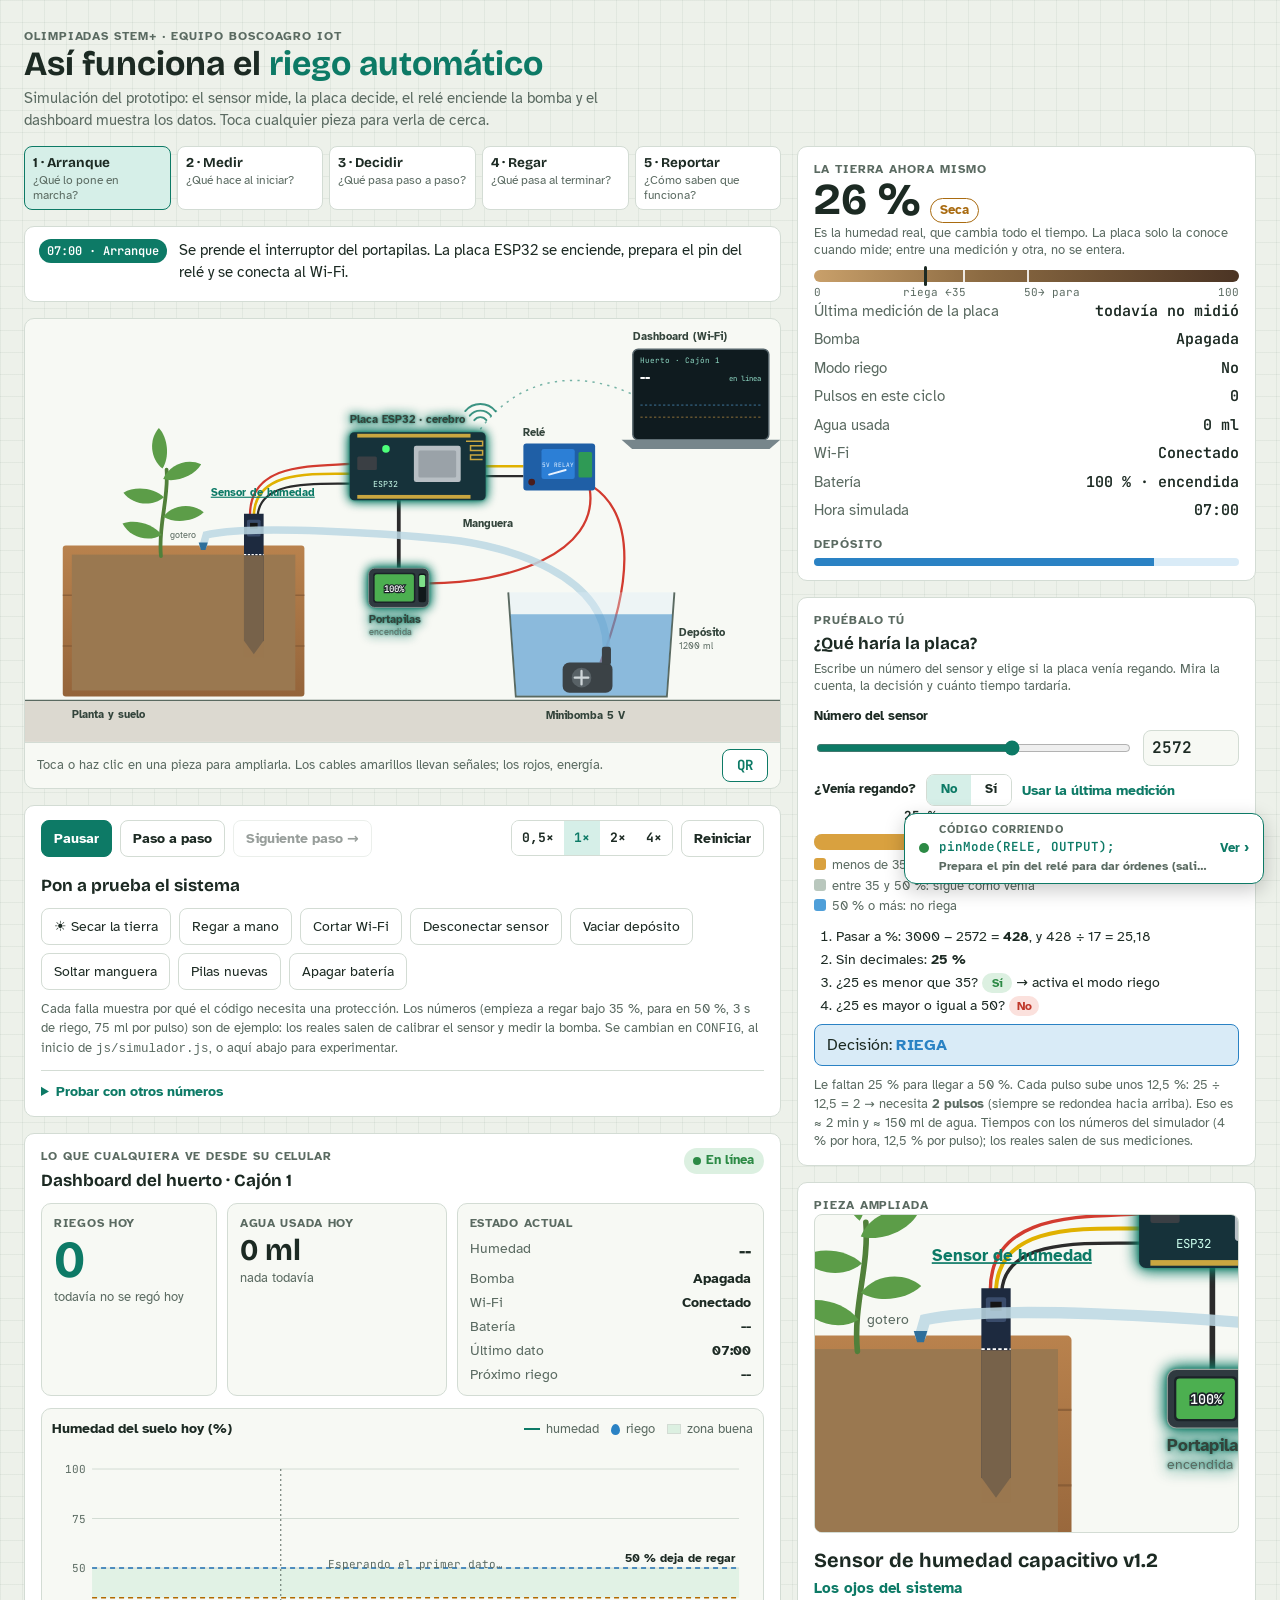
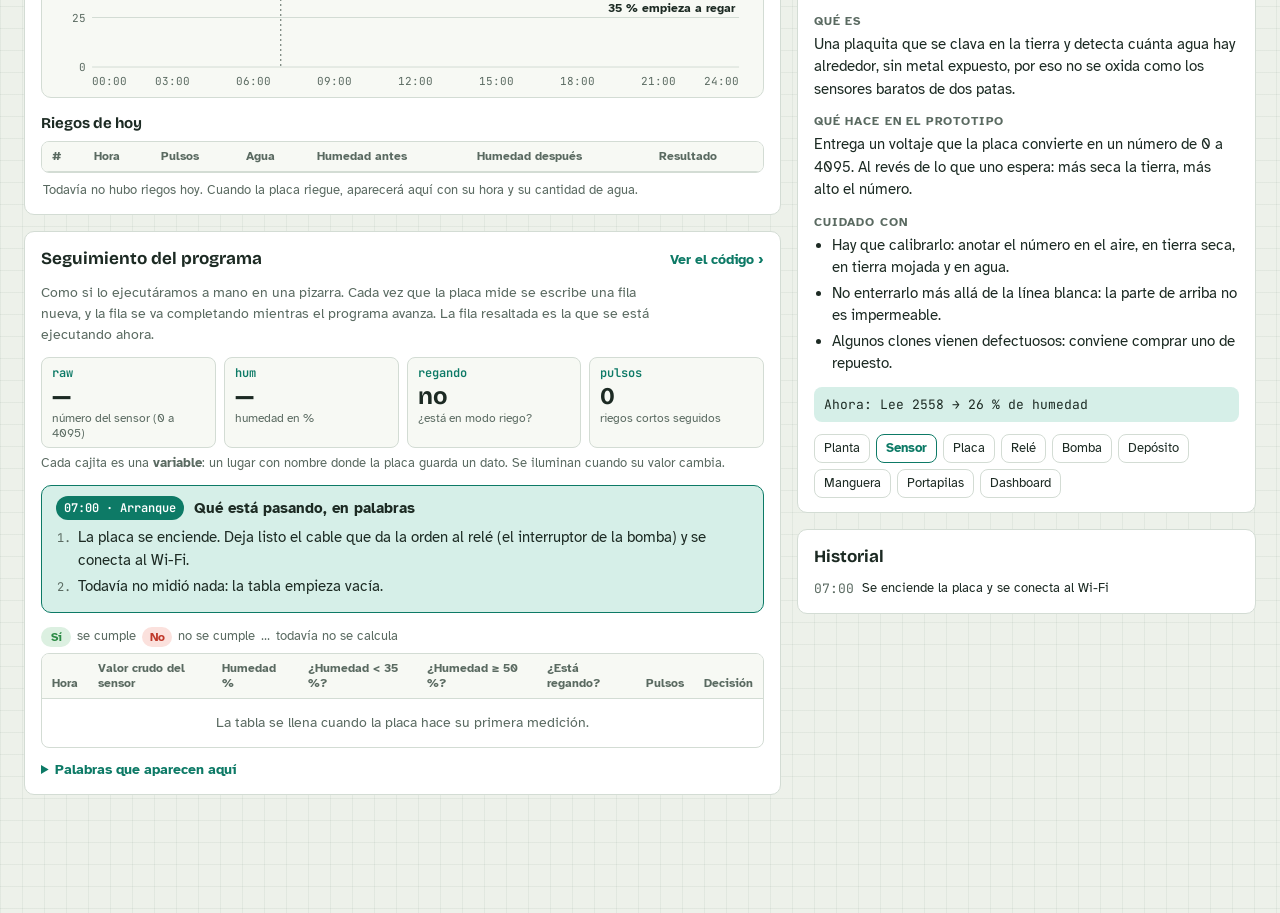
<file: index.html>
<!doctype html>
<html lang="es">
<head>
  <meta charset="utf-8">
  <meta name="viewport" content="width=device-width, initial-scale=1, viewport-fit=cover">
  <title>Simulador BoscoAgro IoT</title>
  <meta name="description" content="Simulación animada e interactiva del prototipo de riego automático del equipo BoscoAgro IoT (Olimpiadas STEM+ Bolivia 2026).">
  <link rel="icon" href="data:image/svg+xml,%3Csvg xmlns='http://www.w3.org/2000/svg' viewBox='0 0 32 32'%3E%3Cpath d='M16 28V14' stroke='%233f9a4a' stroke-width='3'/%3E%3Cpath d='M16 16C8 16 5 10 5 5c7 0 11 4 11 11zM16 13c0-6 4-9 11-9 0 6-4 9-11 9z' fill='%233f9a4a'/%3E%3C/svg%3E">
  <link rel="preconnect" href="https://fonts.googleapis.com">
  <link rel="preconnect" href="https://fonts.gstatic.com" crossorigin>
  <link rel="stylesheet" href="https://fonts.googleapis.com/css2?family=Bricolage+Grotesque:opsz,wght@12..96,500;12..96,700&family=Atkinson+Hyperlegible:wght@400;700&family=JetBrains+Mono:wght@400;600&display=swap">
  <link rel="stylesheet" href="css/estilos.css">
</head>
<body>
<div class="wrap">
  <header>
    <div>
      <div class="eyebrow">Olimpiadas STEM+ · Equipo BoscoAgro IoT</div>
      <h1>Así funciona el <span>riego automático</span></h1>
      <p class="sub">Simulación del prototipo: el sensor mide, la placa decide, el relé enciende la bomba y el dashboard muestra los datos. Toca cualquier pieza para verla de cerca.</p>
    </div>
  </header>
  <p class="custom-banner" id="customBanner" hidden></p>

  <div class="grid">
    <div class="col">
      <div class="steps" id="steps">
        <div class="step" data-s="1"><b>1 · Arranque</b><small>¿Qué lo pone en marcha?</small></div>
        <div class="step" data-s="2"><b>2 · Medir</b><small>¿Qué hace al iniciar?</small></div>
        <div class="step" data-s="3"><b>3 · Decidir</b><small>¿Qué pasa paso a paso?</small></div>
        <div class="step" data-s="4"><b>4 · Regar</b><small>¿Qué pasa al terminar?</small></div>
        <div class="step" data-s="5"><b>5 · Reportar</b><small>¿Cómo saben que funciona?</small></div>
      </div>

      <div class="narr" id="narr" aria-live="polite">
        <span class="chip" id="narrChip">07:00</span>
        <p id="narrText">Se enchufa la fuente de 5 V. La placa ESP32 se enciende, prepara el pin del relé y se conecta al Wi-Fi.</p>
      </div>

      <div class="scene-box">
        <svg id="scene" viewBox="0 0 1000 560" role="img" aria-label="Esquema animado del sistema de riego">
          <defs>
            <clipPath id="tankClip"><path d="M641 364 L651 499 L849 499 L859 364 Z"/></clipPath>
            <linearGradient id="wood" x1="0" x2="0" y1="0" y2="1"><stop offset="0" stop-color="#b9824d"/><stop offset="1" stop-color="#94643a"/></linearGradient>
          </defs>
          <g id="art">
            <!-- mesa -->
            <rect x="0" y="505" width="1000" height="55" fill="#8a7a66" opacity=".25"/>
            <line x1="0" y1="505" x2="1000" y2="505" stroke="var(--muted)" stroke-width="1.5"/>
            <ellipse id="puddle" cx="600" cy="507" rx="0" ry="5" fill="var(--water)" opacity=".45"/>

            <!-- cables (detrás) -->
            <path id="w-data" d="M303 262 C 303 200, 380 205, 430 205" fill="none" stroke="#e0b100" stroke-width="3.5"/>
            <path d="M298 262 C 296 190, 380 195, 430 192" fill="none" stroke="#d23b2f" stroke-width="3"/>
            <path d="M308 262 C 310 214, 380 218, 430 218" fill="none" stroke="var(--wire-gnd)" stroke-width="3"/>
            <path id="w-ctrl" d="M610 195 L 660 195" fill="none" stroke="#e0b100" stroke-width="3.5"/>
            <path d="M610 208 L 660 208" fill="none" stroke="var(--wire-gnd)" stroke-width="3"/>
            <path d="M495 330 L495 240" fill="none" stroke="var(--wire-gnd)" stroke-width="5"/>
            <path id="w-pow" d="M535 350 C 640 350, 760 310, 748 226" fill="none" stroke="#d23b2f" stroke-width="3"/>
            <path id="w-pump" d="M752 222 C 812 262, 800 360, 762 455" fill="none" stroke="#d23b2f" stroke-width="3"/>
            <path id="w-net" d="M603 146 C 660 70, 740 70, 805 100" fill="none" stroke="var(--accent)" stroke-width="2" stroke-dasharray="3 7" opacity=".55"/>

            <!-- PLANTA Y SUELO -->
            <g class="comp" id="c-planta" data-id="planta" tabindex="0" role="button" aria-label="Planta y suelo">
              <rect x="50" y="300" width="320" height="200" rx="4" fill="url(#wood)"/>
              <g stroke="#7a5230" stroke-width="2" opacity=".6"><line x1="50" y1="366" x2="370" y2="366"/><line x1="50" y1="433" x2="370" y2="433"/></g>
              <rect id="soil" x="62" y="312" width="296" height="180" fill="#8b6a42"/>
              <ellipse id="wet" cx="236" cy="320" rx="46" ry="9" fill="#2a1a10" opacity="0"/>
              <path id="stem" d="M180 314 C 176 272, 188 240, 182 196" fill="none" stroke="#3d7d3a" stroke-width="5" stroke-linecap="round"/>
              <g id="leaves"></g>
              <text class="label" x="62" y="528">Planta y suelo</text>
            </g>

            <!-- SENSOR -->
            <g class="comp" id="c-sensor" data-id="sensor" tabindex="0" role="button" aria-label="Sensor de humedad">
              <path d="M290 258 h26 v168 l-13 18 l-13 -18 Z" fill="#1d2a3f"/>
              <rect x="294" y="266" width="18" height="22" rx="2" fill="#3a4c6b"/>
              <rect x="298" y="270" width="10" height="8" fill="#151515"/>
              <line x1="290" y1="312" x2="316" y2="312" stroke="#fff" stroke-width="1.5" stroke-dasharray="3 2"/>
              <rect x="290" y="313" width="26" height="135" fill="#8b6a42" opacity=".72" id="sensorCover"/>
              <text class="label" x="246" y="234">Sensor de humedad</text>
            </g>

            <!-- PLACA ESP32 -->
            <g class="comp" id="c-placa" data-id="placa" tabindex="0" role="button" aria-label="Placa ESP32">
              <rect x="430" y="150" width="180" height="90" rx="6" fill="#16323a"/>
              <g fill="#c9a640">
                <rect x="440" y="152" width="150" height="5"/><rect x="440" y="233" width="150" height="5"/>
              </g>
              <rect x="515" y="168" width="62" height="48" rx="3" fill="#b8bfc4"/>
              <rect x="521" y="174" width="50" height="36" rx="2" fill="#9aa2a8"/>
              <path d="M584 162 h22 v6 h-16 v6 h16 v6 h-16 v6 h16" fill="none" stroke="#c9a640" stroke-width="2"/>
              <rect x="440" y="182" width="26" height="18" rx="2" fill="#3a3f44"/>
              <circle id="led-board" cx="478" cy="172" r="5" fill="#2b4b30"/>
              <text x="478" y="222" font-family="JetBrains Mono, monospace" font-size="11" fill="#cfe" text-anchor="middle">ESP32</text>
              <text class="label" x="430" y="138">Placa ESP32 · cerebro</text>
            </g>

            <!-- WIFI -->
            <g id="wifi" transform="translate(603 140)">
              <g id="wifi-waves" fill="none" stroke="var(--accent)" stroke-width="2.5" stroke-linecap="round">
                <path d="M-8 -6 A 10 10 0 0 1 8 -6"/><path d="M-14 -12 A 18 18 0 0 1 14 -12"/><path d="M-20 -18 A 26 26 0 0 1 20 -18"/>
              </g>
              <g id="wifi-x" stroke="var(--alert)" stroke-width="3.5" stroke-linecap="round" opacity="0"><line x1="-12" y1="-24" x2="12" y2="0"/><line x1="12" y1="-24" x2="-12" y2="0"/></g>
            </g>

            <!-- RELÉ -->
            <g class="comp" id="c-rele" data-id="rele" tabindex="0" role="button" aria-label="Módulo relé">
              <rect x="660" y="165" width="95" height="62" rx="4" fill="#1f5fa6"/>
              <rect x="684" y="172" width="44" height="40" rx="3" fill="#2c7fd6"/>
              <text x="706" y="196" font-family="JetBrains Mono, monospace" font-size="8" fill="#e8f2ff" text-anchor="middle">5V RELAY</text>
              <line id="rele-lever" x1="694" y1="206" x2="716" y2="200" stroke="#e8f2ff" stroke-width="2.5" stroke-linecap="round"/>
              <rect x="733" y="176" width="18" height="34" rx="2" fill="#2f9a55"/>
              <circle id="led-rele" cx="671" cy="216" r="4.5" fill="#4a1d1d"/>
              <text class="label" x="660" y="155">Relé</text>
            </g>

            <!-- BATERÍA CON INTERRUPTOR -->
            <g class="comp" id="c-fuente" data-id="fuente" tabindex="0" role="button" aria-label="Portapilas (batería) con interruptor">
              <rect x="455" y="330" width="80" height="52" rx="8" fill="#2f3a40" stroke="#9aa39e"/>
              <rect x="461" y="336" width="56" height="40" rx="4" fill="#1b2328"/>
              <rect id="bat-fill" x="463" y="338" width="38" height="36" rx="3" fill="#4caf50"/>
              <text id="batLbl" x="489" y="361" font-family="JetBrains Mono, monospace" font-size="12" font-weight="600" fill="#fff" text-anchor="middle" paint-order="stroke" stroke="#1b2328" stroke-width="3">70%</text>
              <rect x="521" y="337" width="10" height="38" rx="3" fill="#11181b"/>
              <rect id="bat-sw" x="522" y="339" width="8" height="16" rx="2" fill="#7ee08a"/>
              <text class="label" x="455" y="402">Portapilas</text>
              <text class="label-s" x="455" y="418" id="batState">encendida</text>
            </g>


            <!-- MANGUERA Y GOTERO -->
            <g class="comp" id="c-manguera" data-id="manguera" tabindex="0" role="button" aria-label="Manguera y gotero">
              <path id="hose" d="M770 437 C 772 340, 640 300, 560 292 S 300 272, 240 286 L 236 300" fill="none" stroke="#bcd9e4" stroke-width="10" stroke-linecap="round" opacity=".85"/>
              <path id="hose-flow" d="M770 437 C 772 340, 640 300, 560 292 S 300 272, 240 286 L 236 300" fill="none" stroke="var(--water)" stroke-width="4" stroke-dasharray="10 14" stroke-linecap="round" opacity="0"/>
              <path d="M230 296 h12 l-3 10 h-6 Z" fill="#2f6f9a"/>
              <circle id="drop1" cx="236" cy="306" r="3.2" fill="var(--water)" opacity="0"/>
              <circle id="drop2" cx="236" cy="306" r="3.2" fill="var(--water)" opacity="0"/>
              <circle id="leak1" cx="600" cy="292" r="3.2" fill="var(--water)" opacity="0"/>
              <circle id="leak2" cx="600" cy="292" r="3.2" fill="var(--water)" opacity="0"/>
              <text class="label" x="580" y="275">Manguera</text>
              <text class="label-s" x="226" y="290" text-anchor="end" id="goteroLbl">gotero</text>
            </g>

            <!-- DEPÓSITO -->
            <g class="comp" id="c-deposito" data-id="deposito" tabindex="0" role="button" aria-label="Depósito de agua">
              <path d="M640 362 L650 500 L850 500 L860 362" fill="var(--water-soft)" fill-opacity=".35" stroke="var(--muted)" stroke-width="2.5"/>
              <g clip-path="url(#tankClip)">
                <rect id="water" x="636" y="400" width="230" height="110" fill="var(--water)" opacity=".5"/>
              </g>
              <text class="label" x="866" y="420">Depósito</text>
              <text class="label-s" x="866" y="437" id="tankLbl">1200 ml</text>
            </g>

            <!-- BOMBA -->
            <g class="comp" id="c-bomba" data-id="bomba" tabindex="0" role="button" aria-label="Minibomba sumergible">
              <rect x="712" y="455" width="66" height="40" rx="9" fill="#3b4246"/>
              <rect x="764" y="434" width="12" height="24" rx="3" fill="#3b4246"/>
              <g id="impeller" transform="translate(737 475)">
                <circle r="13" fill="#596267"/>
                <g stroke="#cfd6d9" stroke-width="3" stroke-linecap="round"><line x1="-9" y1="0" x2="9" y2="0"/><line x1="0" y1="-9" x2="0" y2="9"/></g>
              </g>
              <text class="label" x="690" y="530">Minibomba 5 V</text>
            </g>

            <!-- DASHBOARD -->
            <g class="comp" id="c-dashboard" data-id="dashboard" tabindex="0" role="button" aria-label="Dashboard">
              <rect x="805" y="40" width="180" height="120" rx="7" fill="#0f1b1f" stroke="#55646a" stroke-width="2"/>
              <path d="M790 160 L1000 160 L986 172 L804 172 Z" fill="#77868b"/>
              <text x="815" y="58" font-family="JetBrains Mono, monospace" font-size="10" fill="#8fd9c4">Huerto · Cajón 1</text>
              <text id="dash-val" x="815" y="84" font-family="Bricolage Grotesque, sans-serif" font-weight="700" font-size="20" fill="#ffffff">--</text>
              <text id="dash-status" x="975" y="82" font-family="JetBrains Mono, monospace" font-size="9.5" fill="#8fd9c4" text-anchor="end">en línea</text>
              <line x1="815" y1="130" x2="975" y2="130" stroke="#e2a64a" stroke-width="1" stroke-dasharray="3 3" opacity=".8"/>
              <line x1="815" y1="114" x2="975" y2="114" stroke="#5eaeea" stroke-width="1" stroke-dasharray="3 3" opacity=".8"/>
              <polyline id="dash-line" points="" fill="none" stroke="#5fd0b0" stroke-width="2"/>
              <circle id="dash-dot" r="3" fill="#5fd0b0" cx="-10" cy="-10"/>
              <text class="label" x="805" y="28">Dashboard (Wi-Fi)</text>
            </g>

            <!-- señal en movimiento -->
            <circle id="dot" r="6" fill="var(--accent)" stroke="var(--surface)" stroke-width="2" opacity="0"/>
          </g>
        </svg>
        <div class="hint"><span>Toca o haz clic en una pieza para ampliarla. Los cables amarillos llevan señales; los rojos, energía.</span><button class="qr-btn" id="qrOpen" aria-haspopup="dialog">QR</button></div>
      </div>

      <div class="panel">
        <div class="controls">
          <button class="primary" id="btnPlay">Pausar</button>
          <button id="btnStep" class="toggle-on" aria-pressed="false" title="Se detiene en cada etapa">Paso a paso</button>
          <button id="btnNext" disabled>Siguiente paso →</button>
          <span class="sep"></span>
          <div class="seg" role="group" aria-label="Velocidad">
            <button data-sp="0.5">0,5×</button><button data-sp="1" class="on">1×</button><button data-sp="2">2×</button><button data-sp="4">4×</button>
          </div>
          <button id="btnReset">Reiniciar</button>
        </div>
        <h2 style="margin-top:16px">Pon a prueba el sistema</h2>
        <div class="tests">
          <button id="tDry">☀ Secar la tierra</button>
          <button id="tHand">Regar a mano</button>
          <button id="tWifi" aria-pressed="false">Cortar Wi-Fi</button>
          <button id="tSensor" aria-pressed="false">Desconectar sensor</button>
          <button id="tTank" aria-pressed="false">Vaciar depósito</button>
          <button id="tHose" aria-pressed="false">Soltar manguera</button>
          <button id="tPilas">Pilas nuevas</button>
          <button id="tBat" aria-pressed="false">Apagar batería</button>
        </div>
        <p class="note">Cada falla muestra por qué el código necesita una protección. Los números (empieza a regar bajo <span data-cfg="UMBRAL_RIEGO">35</span> %, para en <span data-cfg="UMBRAL_PARADA">50</span> %, <span data-cfg="SEG_PULSO">3</span> s de riego, <span data-cfg="ML_PULSO">75</span> ml por pulso) son de ejemplo: los reales salen de calibrar el sensor y medir la bomba. Se cambian en <code>CONFIG</code>, al inicio de <code>js/simulador.js</code>, o aquí abajo para experimentar.</p>
        <details class="tune" id="tune">
          <summary>Probar con otros números</summary>
          <p class="mini-note">Cambia un número y presiona <b>Aplicar</b>: la simulación empieza de nuevo con tus números. Sirve para responder preguntas como «¿qué pasa si empieza a regar en 40 %?» o «¿y en un día de mucho sol?».</p>
          <div class="tune-grid" id="tuneGrid"></div>
          <p class="tune-err" id="tuneErr" role="alert" hidden></p>
          <div class="tune-btns"><button class="primary" id="tuneApply">Aplicar</button><button id="tuneReset">Volver a los de ejemplo</button></div>
        </details>
      </div>

      <!-- DASHBOARD GRANDE -->
      <section class="panel dash" id="dash" aria-labelledby="dashTitle">
        <div class="dash-head">
          <div>
            <div class="eyebrow">Lo que cualquiera ve desde su celular</div>
            <h2 id="dashTitle">Dashboard del huerto · Cajón 1</h2>
          </div>
          <span class="conn on" id="dConn" role="status">En línea</span>
        </div>
        <p class="banner off" id="dOffline" hidden></p>
        <p class="banner alert" id="dAlert" hidden></p>

        <div class="kpis">
          <div class="kpi">
            <span class="k-lbl">Riegos hoy</span>
            <span class="k-val k-huge" id="kRiegos">0</span>
            <span class="k-sub" id="kRiegosSub">todavía no se regó hoy</span>
          </div>
          <div class="kpi">
            <span class="k-lbl">Agua usada hoy</span>
            <span class="k-val" id="kAgua">0 ml</span>
            <span class="k-sub" id="kAguaSub">nada todavía</span>
          </div>
          <div class="kpi kpi-status" id="dStatus">
            <span class="k-lbl">Estado actual</span>
            <dl class="status">
              <dt>Humedad</dt><dd><b id="sHum">--</b> <small id="sHumW"></small></dd>
              <dt>Bomba</dt><dd id="sPump">Apagada</dd>
              <dt>Wi-Fi</dt><dd id="sWifi">Conectado</dd>
              <dt>Batería</dt><dd id="sBat">--</dd>
              <dt>Último dato</dt><dd id="sLast">--</dd>
              <dt title="Estimado con cuánto bajó la humedad en las últimas horas">Próximo riego</dt><dd id="sNext">--</dd>
            </dl>
          </div>
        </div>

        <div class="chart-box">
          <div class="chart-head">
            <b>Humedad del suelo hoy (%)</b>
            <span class="chart-key"><i class="key-line"></i>humedad <i class="key-drop"></i>riego <i class="key-band"></i>zona buena</span>
          </div>
          <div class="chart-area">
            <svg id="chart" role="img" aria-label="Gráfico de la humedad del suelo durante el día, con los riegos marcados"></svg>
            <div class="tip" id="chartTip" hidden></div>
          </div>
        </div>

        <h3 class="sub-h">Riegos de hoy</h3>
        <div class="tbl-wrap">
          <table class="tbl">
            <thead><tr><th>#</th><th>Hora</th><th>Pulsos</th><th>Agua</th><th>Humedad antes</th><th>Humedad después</th><th>Resultado</th></tr></thead>
            <tbody id="riegoBody"></tbody>
            <tfoot id="riegoFoot"></tfoot>
          </table>
        </div>
        <p class="empty" id="riegoEmpty">Todavía no hubo riegos hoy. Cuando la placa riegue, aparecerá aquí con su hora y su cantidad de agua.</p>

      </section>

      <!-- SEGUIMIENTO DEL PROGRAMA -->
      <section class="panel trace-panel" id="trace" aria-labelledby="traceTitle">
        <div class="trace-head">
          <h2 id="traceTitle">Seguimiento del programa</h2>
          <button class="link-btn" id="traceCode" aria-controls="codeDrawer" aria-expanded="false">Ver el código ›</button>
        </div>
        <p class="lead">Como si lo ejecutáramos a mano en una pizarra. Cada vez que la placa mide se escribe una fila nueva, y la fila se va completando mientras el programa avanza. La fila resaltada es la que se está ejecutando ahora.</p>

        <div class="vars" aria-label="Cajitas de la memoria">
          <div class="var-box" id="v-raw"><span class="vn">raw</span><span class="vv">—</span><span class="vd">número del sensor (0 a 4095)</span></div>
          <div class="var-box" id="v-hum"><span class="vn">hum</span><span class="vv">—</span><span class="vd">humedad en %</span></div>
          <div class="var-box" id="v-regando"><span class="vn">regando</span><span class="vv">no</span><span class="vd">¿está en modo riego?</span></div>
          <div class="var-box" id="v-pulsos"><span class="vn">pulsos</span><span class="vv">0</span><span class="vd">riegos cortos seguidos</span></div>
        </div>
        <p class="vars-note">Cada cajita es una <b>variable</b>: un lugar con nombre donde la placa guarda un dato. Se iluminan cuando su valor cambia.</p>

        <div class="explain" id="explain" aria-live="polite">
          <div class="ex-top"><span class="chip" id="exHead">07:00 · Arranque</span><b>Qué está pasando, en palabras</b></div>
          <ol id="exList"></ol>
        </div>

        <div class="trace-bar">
          <span class="legend"><span class="yn si">Sí</span> se cumple <span class="yn no">No</span> no se cumple <span class="dash-mute">…</span> todavía no se calcula</span>
          <span class="dash-mute" id="traceCount"></span>
        </div>
        <div class="tbl-wrap trace-wrap" id="traceWrap">
          <table class="tbl trace">
            <thead><tr>
              <th>Hora</th><th>Valor crudo del sensor</th><th>Humedad %</th>
              <th>¿Humedad &lt; <span data-cfg="UMBRAL_RIEGO">35</span> %?</th>
              <th>¿Humedad ≥ <span data-cfg="UMBRAL_PARADA">50</span> %?</th>
              <th>¿Está regando?</th><th>Pulsos</th><th>Decisión</th>
            </tr></thead>
            <tbody id="traceBody"></tbody>
          </table>
        </div>

        <details class="glossary">
          <summary>Palabras que aparecen aquí</summary>
          <dl>
            <dt>Valor crudo</dt><dd>El número tal como sale del sensor, de 0 a 4095. Más alto = tierra más seca.</dd>
            <dt>Humedad %</dt><dd>El valor crudo convertido a algo fácil de entender: 0 % es tierra seca, 100 % es tierra empapada. La placa descarta los decimales (37,9 queda en 37).</dd>
            <dt>Equivalencias</dt><dd id="equiv"></dd>
            <dt>Límite (umbral)</dt><dd>Un número fijo con el que se compara. Aquí hay dos: <span data-cfg="UMBRAL_RIEGO">35</span> % para empezar a regar y <span data-cfg="UMBRAL_PARADA">50</span> % para dejar de regar.</dd>
            <dt>Modo riego</dt><dd>Se activa cuando la tierra está seca y se apaga cuando ya tiene suficiente agua. Entre los dos límites se queda como estaba: si venía regando sigue regando, y si no venía regando no riega.</dd>
            <dt>Pulso</dt><dd>Un riego corto: la bomba se enciende <span data-cfg="SEG_PULSO">3</span> segundos (unos <span data-cfg="ML_PULSO">75</span> ml) y después espera antes de volver a medir.</dd>
            <dt>Relé</dt><dd>Un interruptor que la placa puede accionar. La placa no da suficiente corriente para la bomba; el relé la deja pasar desde la fuente.</dd>
          </dl>
        </details>
      </section>
    </div>

    <div class="col">
      <div class="panel">
        <div class="eyebrow">La tierra ahora mismo</div>
        <div class="big"><span class="v" id="rHum">26 %</span><span class="pill" id="rState">Seca</span></div>
        <p class="mini-note">Es la humedad real, que cambia todo el tiempo. La placa solo la conoce cuando mide; entre una medición y otra, no se entera.</p>
        <div class="meter" aria-hidden="true">
          <span class="mark" style="left:35%" data-cfg-left="UMBRAL_RIEGO"></span><span class="mark" style="left:50%" data-cfg-left="UMBRAL_PARADA"></span>
          <span class="needle" id="needle" style="left:26%"></span>
          <span class="tick" style="left:0%;transform:none">0</span>
          <span class="tick tick-u" style="left:35%" data-cfg-left="UMBRAL_RIEGO">riega ←<span data-cfg="UMBRAL_RIEGO">35</span></span>
          <span class="tick tick-p" style="left:50%" data-cfg-left="UMBRAL_PARADA"><span data-cfg="UMBRAL_PARADA">50</span>→ para</span>
          <span class="tick" style="left:100%;transform:translateX(-100%)">100</span>
        </div>
        <dl class="kv">
          <dt>Última medición de la placa</dt><dd id="rRaw">todavía no midió</dd>
          <dt>Bomba</dt><dd id="rPump">Apagada</dd>
          <dt>Modo riego</dt><dd id="rMode">No</dd>
          <dt>Pulsos en este ciclo</dt><dd id="rPulses">0</dd>
          <dt>Agua usada</dt><dd id="rUsed">0 ml</dd>
          <dt>Wi-Fi</dt><dd id="rWifi">Conectado</dd>
          <dt>Batería</dt><dd id="rBat">70 %</dd>
          <dt>Hora simulada</dt><dd id="rClock">07:00</dd>
        </dl>
        <div style="margin-top:10px"><span class="eyebrow">Depósito</span><div class="tank"><i id="rTank" style="width:80%"></i></div></div>
      </div>

      <!-- CALCULADORA: ¿QUÉ HARÍA LA PLACA? -->
      <section class="panel calc" id="calc" aria-labelledby="calcTitle">
        <div class="eyebrow">Pruébalo tú</div>
        <h2 id="calcTitle">¿Qué haría la placa?</h2>
        <p class="mini-note">Escribe un número del sensor y elige si la placa venía regando. Mira la cuenta, la decisión y cuánto tiempo tardaría.</p>
        <label class="calc-lbl" for="cRaw">Número del sensor</label>
        <div class="calc-row">
          <input type="range" id="cRawR" min="1000" max="3500" step="1" aria-label="Número del sensor (deslizar)">
          <input type="number" id="cRaw" min="0" max="4095" step="1" inputmode="numeric">
        </div>
        <div class="calc-row calc-row2">
          <span class="calc-lbl">¿Venía regando?</span>
          <div class="seg" role="group" aria-label="¿Venía regando?">
            <button id="cWasNo" class="on" aria-pressed="true">No</button><button id="cWasYes" aria-pressed="false">Sí</button>
          </div>
          <button class="link-btn" id="cUseLive">Usar la última medición</button>
        </div>
        <div class="zbar" aria-hidden="true">
          <i class="z z-seca" id="zSeca"></i><i class="z z-medio" id="zMedio"></i><i class="z z-bien" id="zBien"></i>
          <span class="zmark" id="zMark"><b id="zVal">25 %</b></span>
        </div>
        <ul class="zlegend">
          <li><i class="z-seca"></i>menos de <span data-cfg="UMBRAL_RIEGO">35</span> %: empieza a regar</li>
          <li><i class="z-medio"></i>entre <span data-cfg="UMBRAL_RIEGO">35</span> y <span data-cfg="UMBRAL_PARADA">50</span> %: sigue como venía</li>
          <li><i class="z-bien"></i><span data-cfg="UMBRAL_PARADA">50</span> % o más: no riega</li>
        </ul>
        <ol class="calc-steps" id="cSteps"></ol>
        <div class="calc-out" id="cOut"></div>
        <p class="note" id="cNote"></p>
      </section>

      <div class="panel detail" id="detail">
        <div class="eyebrow">Pieza ampliada</div>
        <svg class="zoom" id="zoom" viewBox="0 0 400 300" aria-hidden="true"><use href="#art"/></svg>
        <h3 id="dName">Sensor de humedad capacitivo</h3>
        <p class="role" id="dRole"></p>
        <h4>Qué es</h4><p id="dWhat"></p>
        <h4>Qué hace en el prototipo</h4><p id="dDoes"></p>
        <h4>Cuidado con</h4><ul id="dCare"></ul>
        <div class="live" id="dLive"></div>
        <div class="pick" id="pick"></div>
      </div>

      <div class="panel">
        <h2>Historial</h2>
        <ul class="log" id="log"></ul>
      </div>
    </div>
  </div>
</div>

<!-- CÓDIGO CORRIENDO: botón en la esquina y panel lateral -->
<button class="code-fab" id="codeFab" aria-controls="codeDrawer" aria-expanded="false" title="Ver el programa completo">
  <span class="fab-dot" aria-hidden="true"></span>
  <span class="fab-txt"><small>Código corriendo</small><code id="fabLine">void setup() {</code><span class="fab-es" id="fabEs"></span></span>
  <span class="fab-open">Ver ›</span>
</button>
<aside class="drawer" id="codeDrawer" aria-labelledby="codeTitle" aria-hidden="true">
  <div class="drawer-head">
    <div>
      <div class="eyebrow">Código corriendo</div>
      <h2 id="codeTitle">El programa que corre en la placa</h2>
    </div>
    <button class="drawer-close" id="codeClose" aria-label="Cerrar el código">✕</button>
  </div>
  <div class="drawer-body" id="drawerBody">
    <p class="drawer-note">La línea resaltada es la que la placa está ejecutando ahora. En rojo, cuando salta una alerta.</p>
    <label class="switch"><input type="checkbox" id="codeEs" checked> Explicar cada línea en español</label>
    <pre class="code" id="code" aria-label="Código del programa"></pre>
  </div>
</aside>

<!-- QR a pantalla completa (botón «QR» debajo del dibujo) -->
<div class="qr-full" id="qrFull" role="dialog" aria-label="Código QR" hidden>
  <button class="qr-x" id="qrClose" aria-label="Cerrar">✕</button>
  <div class="qr-big" id="qrBig"></div>
  <p class="qr-local" id="qrLocal" hidden></p>
  <div class="qr-nav"><button id="qrPrev" aria-label="QR anterior">‹</button><span id="qrN">1 / 5</span><button id="qrNext" aria-label="Siguiente QR">›</button></div>
</div>

<script src="js/qr.js"></script>
<script src="js/simulador.js"></script>
</body>
</html>
</file>
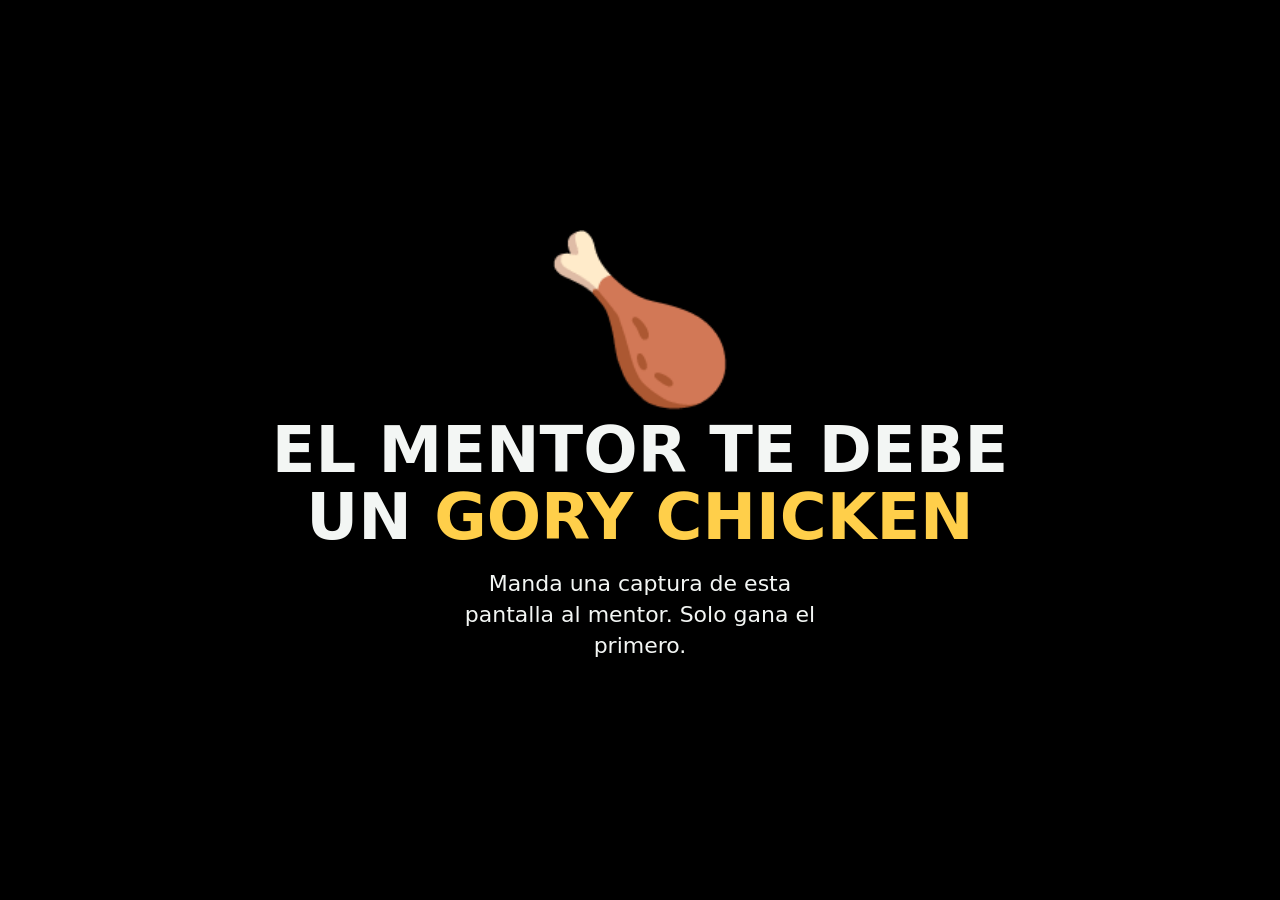
<file: qr/1.html>
<!doctype html>
<html lang="es">
<head>
<meta charset="utf-8">
<meta name="viewport" content="width=device-width, initial-scale=1, viewport-fit=cover">
<meta name="robots" content="noindex">
<link rel="icon" href="data:,">
<title>🍗</title>
<link rel="stylesheet" href="premio.css">
</head>
<body>
  <main class="premio">
    <div class="big" aria-hidden="true">🍗</div>
    <h1>EL MENTOR TE DEBE UN <span>GORY CHICKEN</span></h1>
    <p>Manda una captura de esta pantalla al mentor. Solo gana el primero.</p>
  </main>
</body>
</html>
</file>
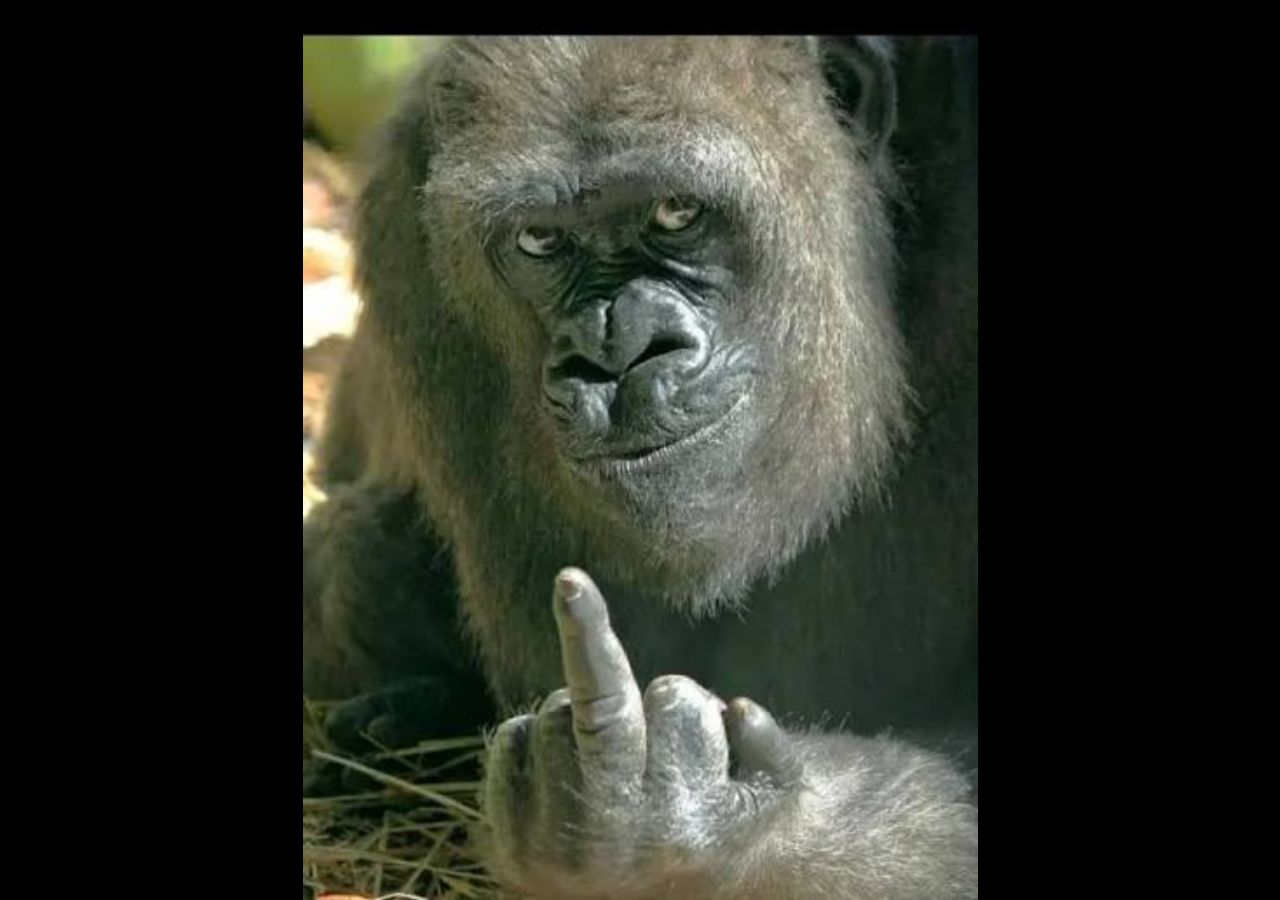
<file: qr/2.html>
<!doctype html>
<html lang="es">
<head>
<meta charset="utf-8">
<meta name="viewport" content="width=device-width, initial-scale=1, viewport-fit=cover">
<meta name="robots" content="noindex">
<link rel="icon" href="data:,">
<title>😏</title>
<link rel="stylesheet" href="premio.css">
</head>
<body>
  <img class="solo" src="img/mono.png" alt="">
</body>
</html>
</file>
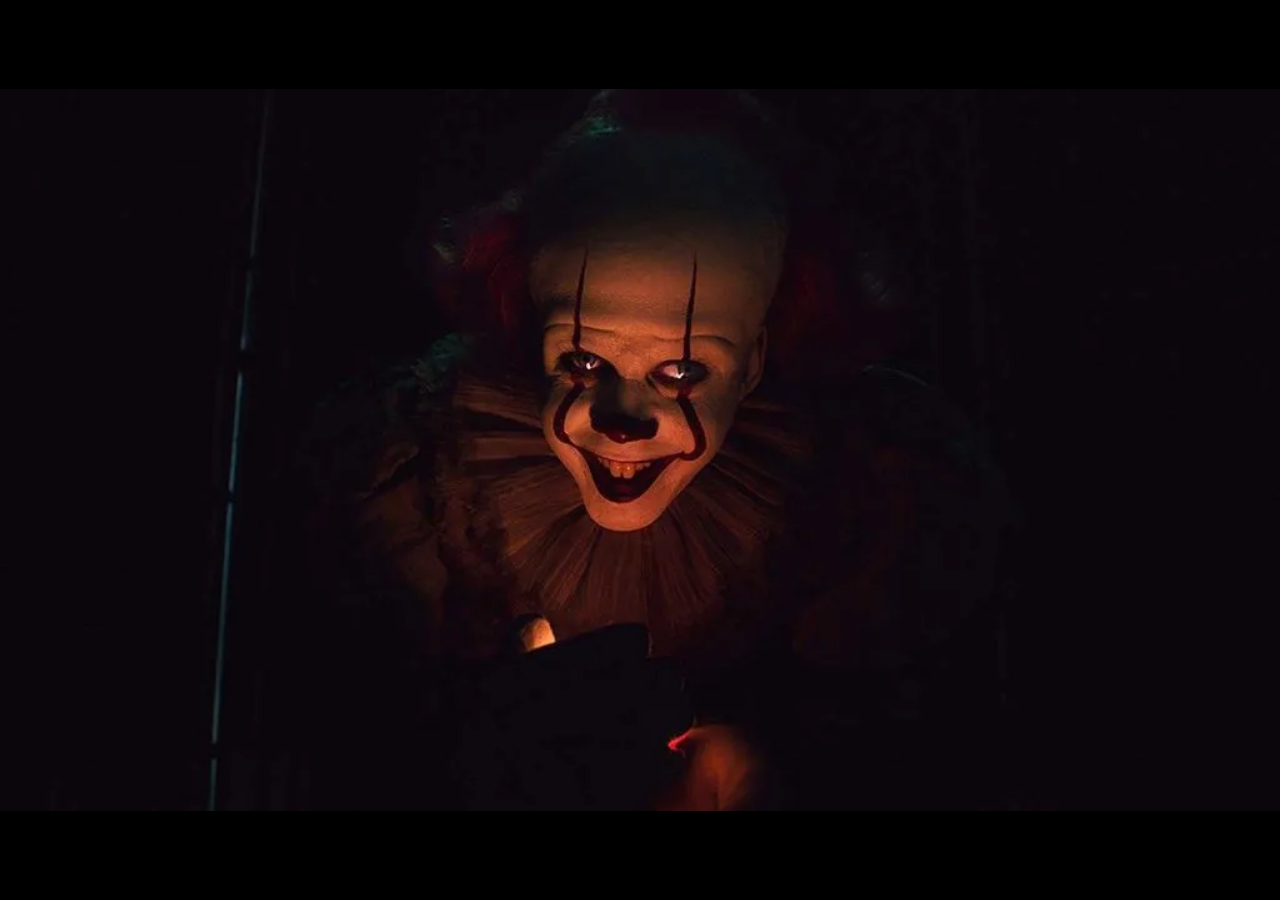
<file: qr/3.html>
<!doctype html>
<html lang="es">
<head>
<meta charset="utf-8">
<meta name="viewport" content="width=device-width, initial-scale=1, viewport-fit=cover">
<meta name="robots" content="noindex">
<link rel="icon" href="data:,">
<title>😏</title>
<link rel="stylesheet" href="premio.css">
</head>
<body>
  <img class="solo" src="img/it.png" alt="">
</body>
</html>
</file>
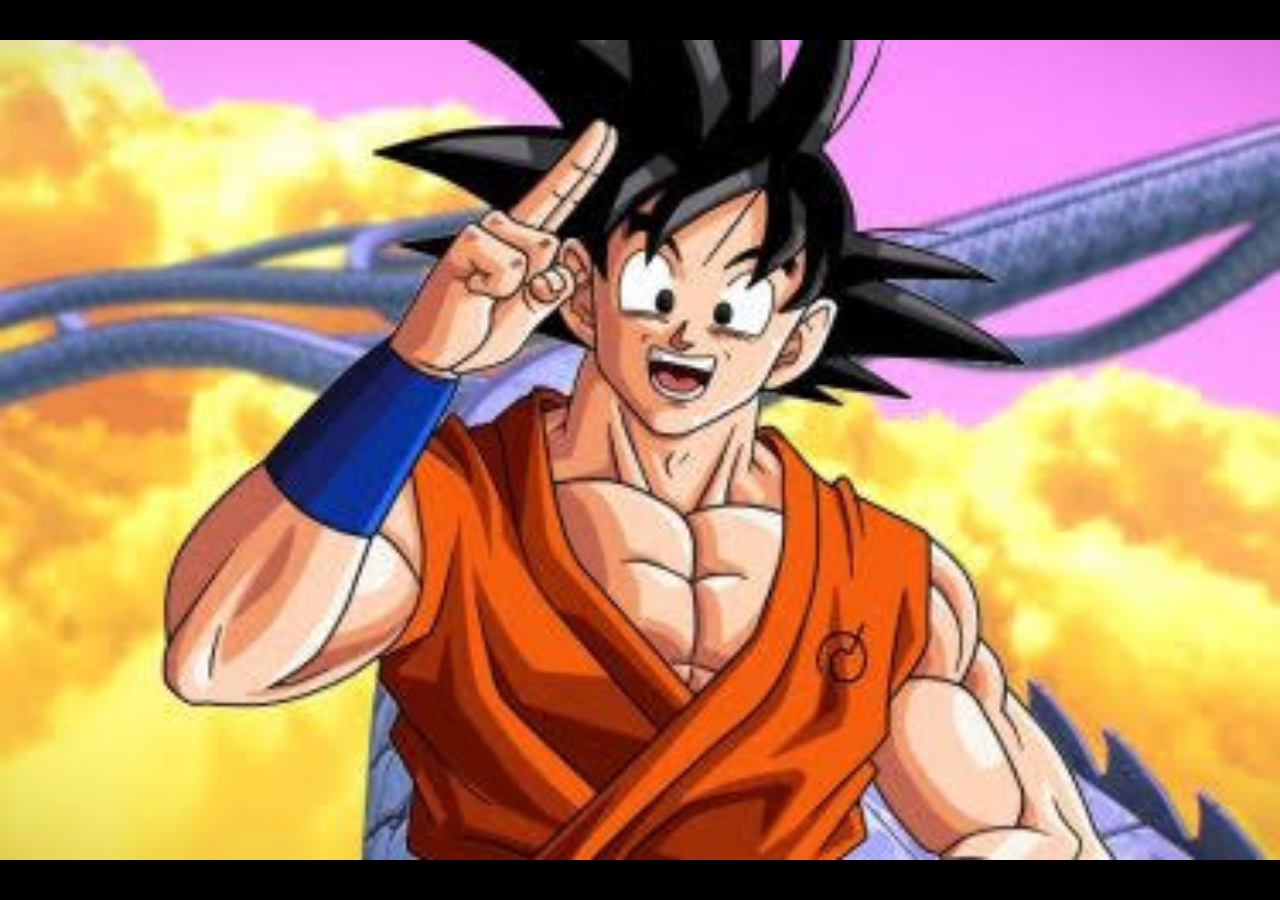
<file: qr/4.html>
<!doctype html>
<html lang="es">
<head>
<meta charset="utf-8">
<meta name="viewport" content="width=device-width, initial-scale=1, viewport-fit=cover">
<meta name="robots" content="noindex">
<link rel="icon" href="data:,">
<title>😏</title>
<link rel="stylesheet" href="premio.css">
</head>
<body>
  <img class="solo" src="img/goku.png" alt="">
</body>
</html>
</file>
<file: css/estilos.css>
/* Layout: cuaderno de laboratorio cuadriculado; escena grande a la izquierda, lecturas y pieza ampliada a la derecha */
:root{
  --bg:#edf1ea; --grid:rgba(40,80,60,.06); --surface:#ffffff; --scene:#f7f9f4;
  --ink:#1c2a23; --muted:#5a6a61; --line:#d3dcd4;
  --accent:#0d7a66; --accent-soft:#d6efe8; --water:#2a82c4; --water-soft:#d9ebf7;
  --alert:#c2410c; --alert-soft:#fde6da; --ok:#2c8a45; --warn:#a96b10;
  --wire-gnd:#2b2b2b; --label:#33443b;
  --ok-soft:#dcf0e1; --no:#c0392b; --no-soft:#fbe1dd; --limit-u:#b26a00; --limit-p:#1f6fb2;
  --f-display:"Bricolage Grotesque", "Segoe UI", system-ui, sans-serif;
  --f-body:"Atkinson Hyperlegible", "Segoe UI", system-ui, sans-serif;
  --f-mono:"JetBrains Mono", ui-monospace, Consolas, monospace;
}
@media (prefers-color-scheme: dark){ :root:not([data-theme="light"]){
  --bg:#0f1719; --grid:rgba(120,200,170,.05); --surface:#162125; --scene:#1a262a;
  --ink:#e2ebe5; --muted:#93a59b; --line:#2b3b3e;
  --accent:#3cc2a5; --accent-soft:#18392f; --water:#5eaeea; --water-soft:#173246;
  --alert:#f27b45; --alert-soft:#3d2218; --ok:#5cc47a; --warn:#e2a64a;
  --wire-gnd:#9aa6a0; --label:#c8d6ce; color-scheme:dark;
  --ok-soft:#173a24; --no:#f0806f; --no-soft:#3f1d1a; --limit-u:#e2a64a; --limit-p:#6fb6f0;
}}
:root[data-theme="dark"]{
  --bg:#0f1719; --grid:rgba(120,200,170,.05); --surface:#162125; --scene:#1a262a;
  --ink:#e2ebe5; --muted:#93a59b; --line:#2b3b3e;
  --accent:#3cc2a5; --accent-soft:#18392f; --water:#5eaeea; --water-soft:#173246;
  --alert:#f27b45; --alert-soft:#3d2218; --ok:#5cc47a; --warn:#e2a64a;
  --wire-gnd:#9aa6a0; --label:#c8d6ce; color-scheme:dark;
  --ok-soft:#173a24; --no:#f0806f; --no-soft:#3f1d1a; --limit-u:#e2a64a; --limit-p:#6fb6f0;
}
*{box-sizing:border-box}
body{
  background:var(--bg); color:var(--ink); font-family:var(--f-body); font-size:15px; line-height:1.5;
  background-image:linear-gradient(var(--grid) 1px,transparent 1px),linear-gradient(90deg,var(--grid) 1px,transparent 1px);
  background-size:22px 22px;
}
.wrap{max-width:1280px;margin:0 auto;padding-inline:16px;padding-block:20px 40px}
header{display:flex;flex-wrap:wrap;align-items:flex-end;justify-content:space-between;gap:8px 24px;margin-bottom:14px}
h1{font-family:var(--f-display);font-weight:700;font-size:clamp(24px,3.4vw,34px);line-height:1.1;margin:0;text-wrap:balance}
h1 span{color:var(--accent)}
.sub{color:var(--muted);margin:4px 0 0;max-width:62ch}
h2{font-family:var(--f-display);font-weight:700;font-size:17px;margin:0 0 10px}
.eyebrow{font-size:11.5px;letter-spacing:.08em;text-transform:uppercase;color:var(--muted);font-weight:700}

.grid{display:grid;grid-template-columns:minmax(0,1.65fr) minmax(0,1fr);gap:16px;align-items:start}
@media (max-width:960px){.grid{grid-template-columns:minmax(0,1fr)}}
.col{display:flex;flex-direction:column;gap:16px;min-width:0}
.panel{background:var(--surface);border:1px solid var(--line);border-radius:10px;padding:14px 16px;min-width:0}

/* Etapas HC6 */
.steps{display:grid;grid-template-columns:repeat(5,minmax(0,1fr));gap:6px}
.step{border:1px solid var(--line);border-radius:8px;padding:6px 8px;background:var(--surface);min-width:0;transition:background .25s,border-color .25s}
.step b{display:block;font-family:var(--f-display);font-size:13.5px}
.step small{display:block;color:var(--muted);font-size:11.5px;line-height:1.3}
.step.on{border-color:var(--accent);background:var(--accent-soft)}
.step.bad{border-color:var(--alert);background:var(--alert-soft)}
@media (max-width:620px){.step small{display:none}.steps{grid-template-columns:repeat(3,minmax(0,1fr))}.narr{flex-direction:column;gap:6px}}

.narr{display:flex;gap:12px;align-items:flex-start;padding:12px 14px;border-radius:10px;background:var(--surface);border:1px solid var(--line);min-height:76px}
.narr.alert{border-color:var(--alert);background:var(--alert-soft)}
.chip{flex:none;font-family:var(--f-mono);font-size:12px;font-weight:600;padding:3px 8px;border-radius:999px;background:var(--accent);color:var(--surface);white-space:nowrap}
.narr.alert .chip{background:var(--alert)}
#narrText{margin:0;min-width:0}

.scene-box{background:var(--scene);border:1px solid var(--line);border-radius:10px;overflow:hidden}
#scene{display:block;width:100%;height:auto}
.label{font-family:var(--f-body);font-size:15px;font-weight:700;fill:var(--label)}
.label-s{font-family:var(--f-body);font-size:12px;fill:var(--muted)}
.comp{cursor:pointer;outline:none}
.comp:hover,.comp:focus-visible{filter:drop-shadow(0 0 5px var(--accent))}
.comp.hot{filter:drop-shadow(0 0 7px var(--accent)) drop-shadow(0 0 2px var(--accent))}
.comp.bad{filter:drop-shadow(0 0 8px var(--alert)) drop-shadow(0 0 2px var(--alert))}
.comp.sel .label{fill:var(--accent);text-decoration:underline}
.hint{font-size:12.5px;color:var(--muted);padding:6px 12px;border-top:1px solid var(--line)}

/* Controles */
.controls{display:flex;flex-wrap:wrap;gap:8px;align-items:center}
button{font:inherit;font-weight:700;font-size:14px;border-radius:8px;border:1px solid var(--line);background:var(--surface);color:var(--ink);padding:7px 12px;cursor:pointer}
button:hover{border-color:var(--accent)}
button:focus-visible{outline:2px solid var(--accent);outline-offset:2px}
button.primary{background:var(--accent);border-color:var(--accent);color:var(--surface)}
button[aria-pressed="true"]{background:var(--alert-soft);border-color:var(--alert);color:var(--alert)}
button.toggle-on[aria-pressed="true"]{background:var(--accent-soft);border-color:var(--accent);color:var(--accent)}
button:disabled{opacity:.45;cursor:not-allowed}
.seg{display:inline-flex;border:1px solid var(--line);border-radius:8px;overflow:hidden}
.seg button{border:0;border-radius:0;padding:7px 10px;font-family:var(--f-mono);font-size:13px}
.seg button.on{background:var(--accent-soft);color:var(--accent)}
.sep{flex:1 1 auto}
.tests{display:flex;flex-wrap:wrap;gap:8px}
.tests button{font-weight:400}
.note{font-size:12.5px;color:var(--muted);margin:10px 0 0}

/* Lecturas */
.big{display:flex;align-items:baseline;gap:10px;flex-wrap:wrap}
.big .v{font-family:var(--f-display);font-weight:700;font-size:44px;line-height:1;font-variant-numeric:tabular-nums}
.pill{font-size:12.5px;font-weight:700;padding:2px 9px;border-radius:999px;border:1px solid currentColor}
.meter{position:relative;height:12px;border-radius:6px;background:linear-gradient(90deg,#c9a06a,#8b6a42 40%,#4b3424);margin:10px 0 18px}
.meter .needle{position:absolute;top:-4px;width:3px;height:20px;background:var(--ink);border-radius:2px;transform:translateX(-1px);transition:left .2s}
.meter .tick{position:absolute;top:14px;font-size:11px;color:var(--muted);transform:translateX(-50%);font-family:var(--f-mono)}
.meter .tick-u{transform:translateX(calc(-100% + 3px));white-space:nowrap}
.meter .tick-p{transform:translateX(-3px);white-space:nowrap}
.meter .mark{position:absolute;top:0;bottom:0;width:2px;background:var(--surface);opacity:.85}
dl.kv{display:grid;grid-template-columns:auto minmax(0,1fr);gap:6px 14px;margin:0}
dl.kv dt{color:var(--muted)}
dl.kv dd{margin:0;text-align:right;font-family:var(--f-mono);font-variant-numeric:tabular-nums;font-weight:600}
.tank{height:8px;border-radius:4px;background:var(--water-soft);overflow:hidden;margin-top:4px}
.tank i{display:block;height:100%;background:var(--water);transition:width .2s}

/* Detalle de pieza */
.zoom{width:100%;aspect-ratio:4/3;max-width:100%;background:var(--scene);border:1px solid var(--line);border-radius:8px;display:block}
.detail h3{font-family:var(--f-display);font-size:20px;margin:12px 0 2px;text-wrap:balance}
.detail .role{color:var(--accent);font-weight:700;margin:0 0 8px}
.detail h4{font-size:12px;letter-spacing:.07em;text-transform:uppercase;color:var(--muted);margin:12px 0 3px}
.detail p{margin:0}
.detail ul{margin:0;padding-left:18px}
.detail li{margin:3px 0}
.live{margin-top:12px;padding:8px 10px;border-radius:8px;background:var(--accent-soft);font-family:var(--f-mono);font-size:13px}
.pick{display:flex;flex-wrap:wrap;gap:6px;margin-top:12px}
.pick button{font-size:12.5px;font-weight:400;padding:4px 9px}
.pick button.on{border-color:var(--accent);color:var(--accent);font-weight:700}

/* Código */
pre.code{margin:0;font-family:var(--f-mono);font-size:12.5px;line-height:1.65;overflow-x:auto;background:var(--scene);border:1px solid var(--line);border-radius:8px;padding:10px 0}
pre.code span{display:block;padding:0 12px;white-space:pre;border-left:3px solid transparent}
pre.code span.on{background:var(--accent-soft);border-left-color:var(--accent)}
pre.code span.badl{background:var(--alert-soft);border-left-color:var(--alert)}
pre.code em{font-style:normal;color:var(--muted)}

.log{list-style:none;margin:0;padding:0;font-size:13px;display:flex;flex-direction:column;gap:4px;max-height:180px;overflow:auto}
.log li{display:flex;gap:8px}
.log time{font-family:var(--f-mono);color:var(--muted);flex:none}
.log li.a{color:var(--alert)}

@media (prefers-reduced-motion: reduce){ .meter .needle,.tank i{transition:none} }

/* ---------- Dashboard grande ---------- */
.dash-head{display:flex;flex-wrap:wrap;justify-content:space-between;align-items:flex-start;gap:8px 16px;margin-bottom:10px}
.dash-head h2{margin:2px 0 0}
.conn{font-size:13px;font-weight:700;padding:3px 10px 3px 22px;border-radius:999px;position:relative;white-space:nowrap}
.conn::before{content:"";position:absolute;left:9px;top:50%;width:8px;height:8px;margin-top:-4px;border-radius:50%;background:currentColor}
.conn.on{color:var(--ok);background:var(--ok-soft)}
.conn.off{color:var(--alert);background:var(--alert-soft)}
.banner{margin:0 0 10px;padding:8px 12px;border-radius:8px;font-size:13.5px;border:1px solid}
.banner.off{border-color:var(--alert);background:var(--alert-soft)}
.banner.alert{border-color:var(--warn);background:var(--alert-soft)}
.banner[hidden]{display:none}
.kpis{display:grid;grid-template-columns:minmax(0,.8fr) minmax(0,1fr) minmax(0,1.4fr);gap:10px}
@media (max-width:640px){.kpis{grid-template-columns:minmax(0,1fr) minmax(0,1fr)}.kpi-status{grid-column:1/-1}}
.kpi{border:1px solid var(--line);border-radius:10px;padding:10px 12px;background:var(--scene);display:flex;flex-direction:column;gap:2px;min-width:0}
.k-lbl{font-size:12px;letter-spacing:.06em;text-transform:uppercase;color:var(--muted);font-weight:700}
.k-val{font-family:var(--f-display);font-weight:700;font-size:30px;line-height:1.1;font-variant-numeric:tabular-nums}
.k-huge{font-size:52px;line-height:1;color:var(--accent)}
.k-sub{font-size:12.5px;color:var(--muted)}
dl.status{display:grid;grid-template-columns:auto minmax(0,1fr);gap:3px 12px;margin:4px 0 0;font-size:14px}
dl.status dt{color:var(--muted)}
dl.status dd{margin:0;text-align:right;font-weight:700;font-variant-numeric:tabular-nums}
dl.status dd b{font-family:var(--f-display);font-size:18px}
dl.status dd small{color:var(--muted);font-weight:400}
.st-on{color:var(--water)}
.st-off{color:var(--alert)}
.kpi-status.stale dd:not(#sWifi){opacity:.55}

.chart-box{margin-top:12px;border:1px solid var(--line);border-radius:10px;padding:10px 10px 4px;background:var(--scene)}
.chart-head{display:flex;flex-wrap:wrap;justify-content:space-between;gap:4px 12px;font-size:13.5px;margin-bottom:4px}
.chart-key{color:var(--muted);font-size:12.5px;display:inline-flex;flex-wrap:wrap;align-items:center;gap:4px 6px}
.chart-key i{display:inline-block;vertical-align:middle}
.key-line{width:16px;height:2px;background:var(--accent)}
.key-drop{width:9px;height:11px;background:var(--water);border-radius:50% 50% 50% 50%/60% 60% 40% 40%;margin-left:6px}
.key-band{width:14px;height:10px;background:var(--ok-soft);border:1px solid var(--line);margin-left:6px}
.chart-area{position:relative}
#chart{display:block;width:100%;height:250px;touch-action:pan-y}
#chart .c-band{fill:var(--ok-soft);opacity:.8}
#chart .c-grid{stroke:var(--line);stroke-width:1}
#chart .c-ax{font-family:var(--f-mono);font-size:11px;fill:var(--muted)}
#chart .c-lim{stroke-width:1.5;stroke-dasharray:5 4}
#chart .c-lim-u{stroke:var(--limit-u)}
#chart .c-lim-p{stroke:var(--limit-p)}
#chart .c-limt{font-family:var(--f-body);font-size:12px;font-weight:700;fill:var(--ink);paint-order:stroke;stroke:var(--scene);stroke-width:4px;stroke-linejoin:round}
#chart .c-line{fill:none;stroke:var(--accent);stroke-width:2;stroke-linejoin:round;stroke-linecap:round}
#chart .c-last{fill:var(--accent);stroke:var(--scene);stroke-width:2}
#chart .c-riego{stroke:var(--water);stroke-width:1.5;opacity:.55}
#chart .c-drop{fill:var(--water)}
#chart .c-now{stroke:var(--muted);stroke-width:1;stroke-dasharray:2 3}
#chart .c-off{fill:var(--alert-soft);opacity:.8}
#chart .c-offt{font-size:12px;font-weight:700;fill:var(--alert)}
#chart .c-cross{stroke:var(--muted);stroke-width:1}
#chart .c-hdot{fill:var(--accent);stroke:var(--scene);stroke-width:2}
.tip{position:absolute;pointer-events:none;background:var(--surface);border:1px solid var(--line);border-radius:6px;padding:4px 8px;font-size:12.5px;box-shadow:0 2px 8px rgba(0,0,0,.12);white-space:nowrap}
.tip[hidden]{display:none}

.sub-h{font-family:var(--f-display);font-size:15px;margin:14px 0 6px}
.tbl-wrap{overflow-x:auto;border:1px solid var(--line);border-radius:8px}
.tbl{width:100%;border-collapse:collapse;font-size:13.5px}
.tbl th{text-align:left;font-size:12px;color:var(--muted);font-weight:700;padding:7px 10px;background:var(--scene);border-bottom:1px solid var(--line);vertical-align:bottom;line-height:1.25}
.tbl td{padding:6px 10px;border-bottom:1px solid var(--line);vertical-align:middle}
.tbl tbody tr:last-child td{border-bottom:0}
.tbl tfoot td{border-top:2px solid var(--line);border-bottom:0;font-weight:700}
.tbl .mono{font-family:var(--f-mono);font-variant-numeric:tabular-nums;white-space:nowrap}
.tbl tr.now td{background:var(--accent-soft)}
.tbl tr.now td:first-child{box-shadow:inset 3px 0 0 var(--accent)}
.tag{display:inline-block;font-size:12px;font-weight:700;padding:1px 8px;border-radius:999px;white-space:nowrap}
.tag.ok{background:var(--ok-soft);color:var(--ok)}
.tag.bad{background:var(--alert-soft);color:var(--alert)}
.tag.run{background:var(--water-soft);color:var(--water)}
.empty{font-size:13px;color:var(--muted);margin:8px 2px 0}
.empty[hidden]{display:none}

/* ---------- Seguimiento del programa ---------- */
.lead{margin:0 0 12px;color:var(--muted);font-size:14px;max-width:70ch}
.vars{display:grid;grid-template-columns:repeat(4,minmax(0,1fr));gap:8px}
@media (max-width:620px){.vars{grid-template-columns:repeat(2,minmax(0,1fr))}}
.var-box{border:1.5px solid var(--line);border-radius:8px;padding:6px 10px;background:var(--scene);display:flex;flex-direction:column;min-width:0}
.var-box .vn{font-family:var(--f-mono);font-size:12px;color:var(--accent);font-weight:600}
.var-box .vv{font-family:var(--f-display);font-weight:700;font-size:24px;line-height:1.2;font-variant-numeric:tabular-nums}
.var-box .vd{font-size:11.5px;color:var(--muted);line-height:1.3}
.var-box.chg{animation:chg 1.2s ease-out}
@keyframes chg{0%{border-color:var(--accent);background:var(--accent-soft)}100%{border-color:var(--line);background:var(--scene)}}
.vars-note{font-size:12.5px;color:var(--muted);margin:6px 0 12px}
.explain{border:1.5px solid var(--accent);border-radius:10px;padding:10px 14px;background:var(--accent-soft)}
.explain.alert{border-color:var(--alert);background:var(--alert-soft)}
.explain.alert .chip{background:var(--alert)}
.ex-top{display:flex;flex-wrap:wrap;align-items:center;gap:6px 10px;margin-bottom:6px}
.explain ol{margin:0;padding-left:22px;font-size:15px;line-height:1.55}
.explain li{margin:3px 0}
.explain li::marker{color:var(--muted);font-family:var(--f-mono);font-size:12px}
i.var{font-style:normal;font-family:var(--f-mono);font-size:.9em;padding:0 4px;border-radius:4px;border:1px solid var(--line);background:var(--surface)}
.yn{display:inline-block;min-width:30px;text-align:center;font-size:12px;font-weight:700;padding:1px 7px;border-radius:999px;line-height:1.5}
.yn.si{background:var(--ok-soft);color:var(--ok)}
.yn.no{background:var(--no-soft);color:var(--no)}
.dash-mute{color:var(--muted)}
.warn-t{color:var(--alert)}
.trace-bar{display:flex;flex-wrap:wrap;justify-content:space-between;align-items:center;gap:6px 12px;margin:14px 0 6px;font-size:12.5px}
.legend{display:inline-flex;flex-wrap:wrap;align-items:center;gap:4px 6px;color:var(--muted)}
.trace-wrap{max-height:340px;overflow:auto}
.trace thead th{position:sticky;top:0;z-index:1}
.trace td.dec b{display:block;font-weight:700}
.trace td.dec small{display:block;color:var(--muted);font-size:11.5px}
.trace tr.t-riega td.dec b{color:var(--water)}
.trace tr.t-para td.dec b{color:var(--ok)}
.trace tr.t-alerta td.dec b{color:var(--alert)}
.trace .empty-row{color:var(--muted);text-align:center;padding:14px}
.glossary{margin-top:12px;font-size:13.5px}
.glossary summary{cursor:pointer;font-weight:700;color:var(--accent)}
.glossary dl{display:grid;grid-template-columns:auto minmax(0,1fr);gap:4px 14px;margin:8px 0 0}
.glossary dt{font-weight:700}
.glossary dd{margin:0;color:var(--muted)}
@media (max-width:520px){.glossary dl{grid-template-columns:minmax(0,1fr)}.glossary dd{margin-bottom:6px}}
.trace td.dec{min-width:160px}
.trace-head{display:flex;flex-wrap:wrap;justify-content:space-between;align-items:baseline;gap:4px 12px;margin-bottom:10px}
.trace-head h2{margin:0}
.link-btn{border:0;background:none;padding:2px 0;color:var(--accent);font-size:14px}
.link-btn:hover{text-decoration:underline}

/* ---------- Código corriendo: botón en la esquina + panel lateral ---------- */
body{padding-bottom:72px}
.code-fab{position:fixed;right:16px;bottom:16px;z-index:40;display:flex;align-items:center;gap:10px;
  width:min(360px,calc(100vw - 32px));padding:8px 14px;border-radius:12px;text-align:left;
  background:var(--surface);border:1.5px solid var(--accent);box-shadow:0 6px 20px rgba(0,0,0,.22)}
.code-fab:hover{border-color:var(--accent);background:var(--accent-soft)}
.fab-dot{flex:none;width:10px;height:10px;border-radius:50%;background:var(--ok);animation:fabPulse 1.4s ease-in-out infinite}
@keyframes fabPulse{0%,100%{opacity:1}50%{opacity:.3}}
.fab-txt{display:flex;flex-direction:column;min-width:0;flex:1}
.fab-txt small{font-size:11px;letter-spacing:.07em;text-transform:uppercase;color:var(--muted);font-weight:700}
.fab-txt code{font-family:var(--f-mono);font-size:12.5px;font-weight:600;color:var(--accent);white-space:nowrap;overflow:hidden;text-overflow:ellipsis}
.fab-open{flex:none;font-size:13px;color:var(--accent)}
.code-fab.alert{border-color:var(--alert)}
.code-fab.alert .fab-dot{background:var(--alert)}
.code-fab.alert .fab-txt code,.code-fab.alert .fab-open{color:var(--alert)}
.code-open .code-fab{display:none}
.drawer pre.code span{white-space:pre-wrap;overflow-wrap:anywhere;padding-left:calc(12px + 4ch);text-indent:-4ch}
@media (max-width:620px){ .drawer pre.code{font-size:12px} }
.drawer{position:fixed;top:0;right:0;bottom:0;z-index:50;width:min(620px,100vw);display:flex;flex-direction:column;
  background:var(--surface);border-left:1px solid var(--line);box-shadow:-10px 0 28px rgba(0,0,0,.2);
  transform:translateX(100%);visibility:hidden;transition:transform .25s ease,visibility 0s linear .25s}
.drawer.open{transform:none;visibility:visible;transition:transform .25s ease}
.drawer-head{display:flex;justify-content:space-between;align-items:flex-start;gap:12px;padding:14px 16px 8px;border-bottom:1px solid var(--line)}
.drawer-head h2{margin:2px 0 0}
.drawer-close{flex:none;width:36px;height:36px;padding:0;font-size:16px;line-height:1}
.drawer-body{flex:1;overflow:auto;padding:10px 16px 20px}
.drawer-note{font-size:12.5px;color:var(--muted);margin:0 0 8px}
@media (prefers-reduced-motion: reduce){ .drawer,.drawer.open{transition:none} .fab-dot{animation:none} }
.fab-es{font-size:12px;color:var(--muted);white-space:nowrap;overflow:hidden;text-overflow:ellipsis}
.fab-es:empty{display:none}

/* Traducción de cada línea del código */
pre.code small.es{display:none}
pre.code.show-es small.es{display:block;text-indent:0;white-space:normal;font-family:var(--f-body);font-size:12.5px;line-height:1.4;color:var(--muted);padding:0 0 6px}
pre.code.show-es span.on small.es{color:var(--ink)}
pre.code.show-es span.badl small.es{color:var(--alert)}
.switch{display:inline-flex;align-items:center;gap:8px;font-size:13.5px;font-weight:700;margin:0 0 10px;cursor:pointer}
.switch input{width:18px;height:18px;accent-color:var(--accent)}

/* Textos de ayuda cortos */
.mini-note{font-size:12.5px;color:var(--muted);margin:2px 0 8px;line-height:1.4}

/* Calculadora */
.calc h2{margin:2px 0 4px}
.calc-lbl{font-size:13px;font-weight:700}
.calc-row{display:flex;align-items:center;gap:10px;margin:4px 0 8px;flex-wrap:wrap}
.calc-row input[type=range]{flex:1 1 140px;min-width:0;accent-color:var(--accent)}
.calc-row input[type=number]{width:96px;font:inherit;font-family:var(--f-mono);font-size:16px;font-weight:600;padding:5px 8px;border:1px solid var(--line);border-radius:8px;background:var(--scene);color:var(--ink)}
.calc-row2 .seg button{font-family:var(--f-body);font-size:13px;padding:5px 14px}
.zbar{position:relative;height:16px;border-radius:8px;overflow:visible;margin:28px 0 6px;background:var(--line)}
.zbar .z{position:absolute;top:0;bottom:0;left:0}
.z-seca{background:#d9a13f}
.z-medio{background:#b9c7bd}
.z-bien{background:#4f9fd9}
.zbar .z-seca{border-radius:8px 0 0 8px}
.zbar .z-bien{border-radius:0 8px 8px 0}
.zmark{position:absolute;top:-6px;bottom:-6px;width:3px;margin-left:-1.5px;background:var(--ink);border-radius:2px}
.zmark[hidden]{display:none}
.zmark b{position:absolute;bottom:100%;left:50%;transform:translateX(-50%);margin-bottom:2px;font-family:var(--f-mono);font-size:12.5px;white-space:nowrap}
.zlegend{list-style:none;margin:0 0 10px;padding:0;font-size:12.5px;color:var(--muted);display:flex;flex-direction:column;gap:2px}
.zlegend i{display:inline-block;width:12px;height:12px;border-radius:3px;margin-right:6px;vertical-align:-1px}
.calc-steps{margin:0 0 8px;padding-left:22px;font-size:14px;line-height:1.5}
.calc-steps li{margin:2px 0}
.calc-out{font-size:16px;padding:8px 12px;border-radius:8px;border:1.5px solid var(--line);background:var(--scene)}
.calc-out b{text-transform:uppercase;letter-spacing:.03em}
.calc-out.riega{border-color:var(--water);background:var(--water-soft)}
.calc-out.riega b{color:var(--water)}
.calc-out.para{border-color:var(--ok);background:var(--ok-soft)}
.calc-out.para b{color:var(--ok)}
.calc-out.alert{border-color:var(--alert);background:var(--alert-soft)}
.calc-out.alert b{color:var(--alert)}

/* Probar con otros números */
.tune{margin-top:12px;border-top:1px solid var(--line);padding-top:10px}
.tune summary{cursor:pointer;font-weight:700;color:var(--accent);font-size:14px}
.tune[open] summary{margin-bottom:6px}
.tune-grid{display:grid;grid-template-columns:repeat(auto-fill,minmax(190px,1fr));gap:10px;margin:6px 0 10px}
.tune-f{display:flex;flex-direction:column;gap:3px;font-size:13px;min-width:0}
.tune-f > span:first-child{font-weight:700}
.tin{display:flex;align-items:center;gap:6px}
.tin input{width:100%;min-width:0;font:inherit;font-family:var(--f-mono);font-weight:600;padding:5px 8px;border:1px solid var(--line);border-radius:8px;background:var(--scene);color:var(--ink)}
.tin i{font-style:normal;color:var(--muted);font-family:var(--f-mono)}
.tune-f small{color:var(--muted);font-size:11.5px}
.tune-err{margin:0 0 8px;padding:6px 10px;border-radius:8px;background:var(--alert-soft);border:1px solid var(--alert);color:var(--ink);font-size:13px}
.tune-err[hidden]{display:none}
.tune-btns{display:flex;flex-wrap:wrap;gap:8px}
.custom-banner{margin:0 0 12px;padding:8px 12px;border-radius:8px;border:1.5px solid var(--warn);background:var(--alert-soft);font-size:13.5px}
.custom-banner[hidden]{display:none}

/* Botón «QR» debajo del dibujo y QR a pantalla completa */
.hint{display:flex;align-items:center;justify-content:space-between;gap:10px}
.qr-btn{flex:none;font-family:var(--f-mono);font-size:14px;font-weight:700;padding:5px 14px;border-color:var(--accent);color:var(--accent)}
.qr-full{position:fixed;inset:0;z-index:60;background:#fff;display:flex;flex-direction:column;align-items:center;justify-content:center;gap:16px;padding:16px}
.qr-full[hidden]{display:none}
.qr-big{width:min(82vh,92vw);aspect-ratio:1}
.qr-big svg{display:block;width:100%;height:100%}
.qr-x{position:absolute;top:12px;right:12px;width:44px;height:44px;padding:0;font-size:20px;background:#fff;color:#16231d;border-color:#d3dcd4}
.qr-nav{display:flex;align-items:center;gap:14px;color:#8a978f;font-family:var(--f-mono);font-size:13px}
.qr-nav button{width:40px;height:36px;padding:0;font-size:22px;line-height:1;background:#fff;color:#16231d;border-color:#d3dcd4}
.qr-local{margin:0;max-width:520px;text-align:center;font-size:14px;color:#b8410c}
.qr-local[hidden]{display:none}
.qr-open .code-fab{display:none}
</file>
<file: qr/premio.css>
/* Páginas sorpresa del juego de QR: pensadas para la pantalla del celular */
*{box-sizing:border-box}
html,body{margin:0;height:100%;background:#000}
body{display:flex;align-items:center;justify-content:center;min-height:100vh;min-height:100dvh;color:#f3f6f4;font-family:"Segoe UI",system-ui,sans-serif;text-align:center}
/* solo la imagen, lo más grande posible sin recortarla */
.solo{display:block;width:100vw;height:100vh;height:100dvh;object-fit:contain}
/* la del premio (pollo) */
.premio{display:flex;flex-direction:column;align-items:center;gap:18px;padding:24px 16px}
.premio .big{font-size:clamp(90px,30vw,160px);line-height:1}
.premio h1{margin:0;font-size:clamp(32px,10vw,64px);line-height:1.05;font-weight:900;text-wrap:balance}
.premio h1 span{color:#ffcf4a}
.premio p{margin:0;font-size:clamp(17px,4.8vw,22px);max-width:28ch;line-height:1.4}
</file>
